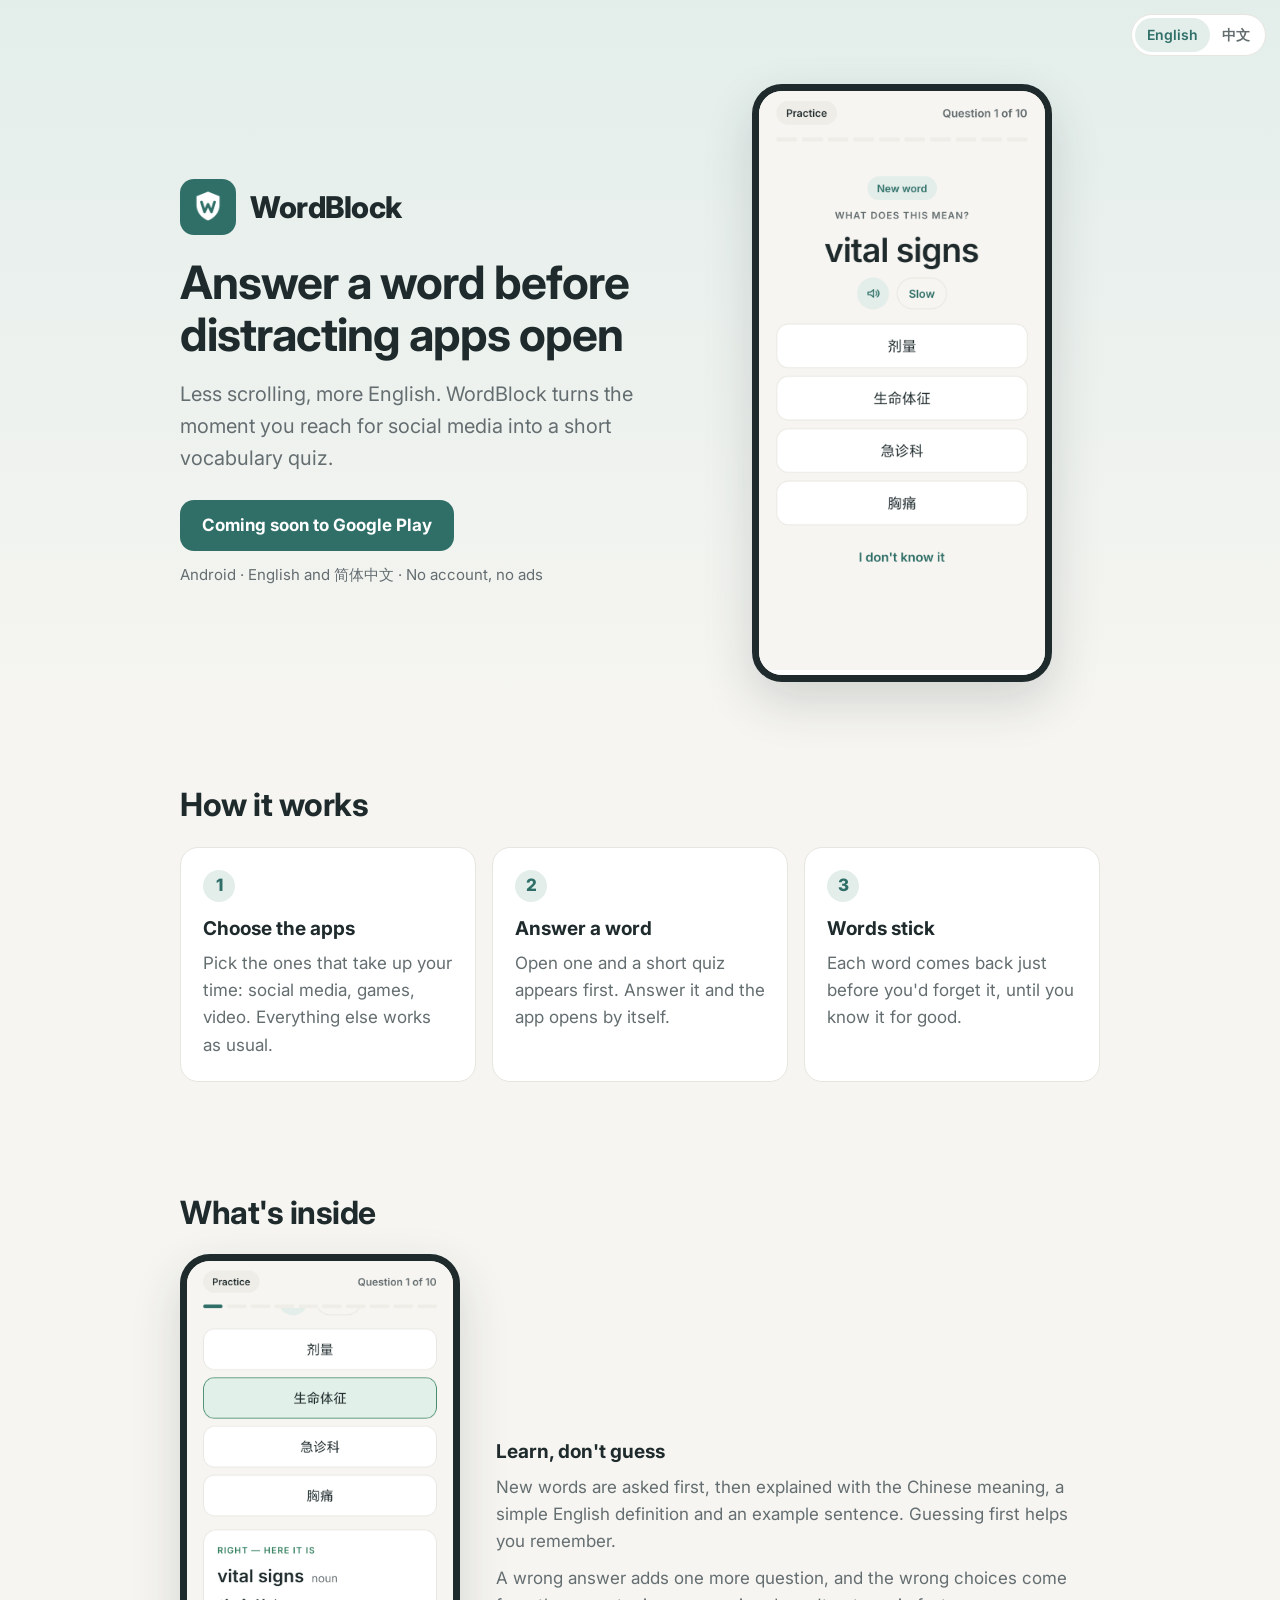
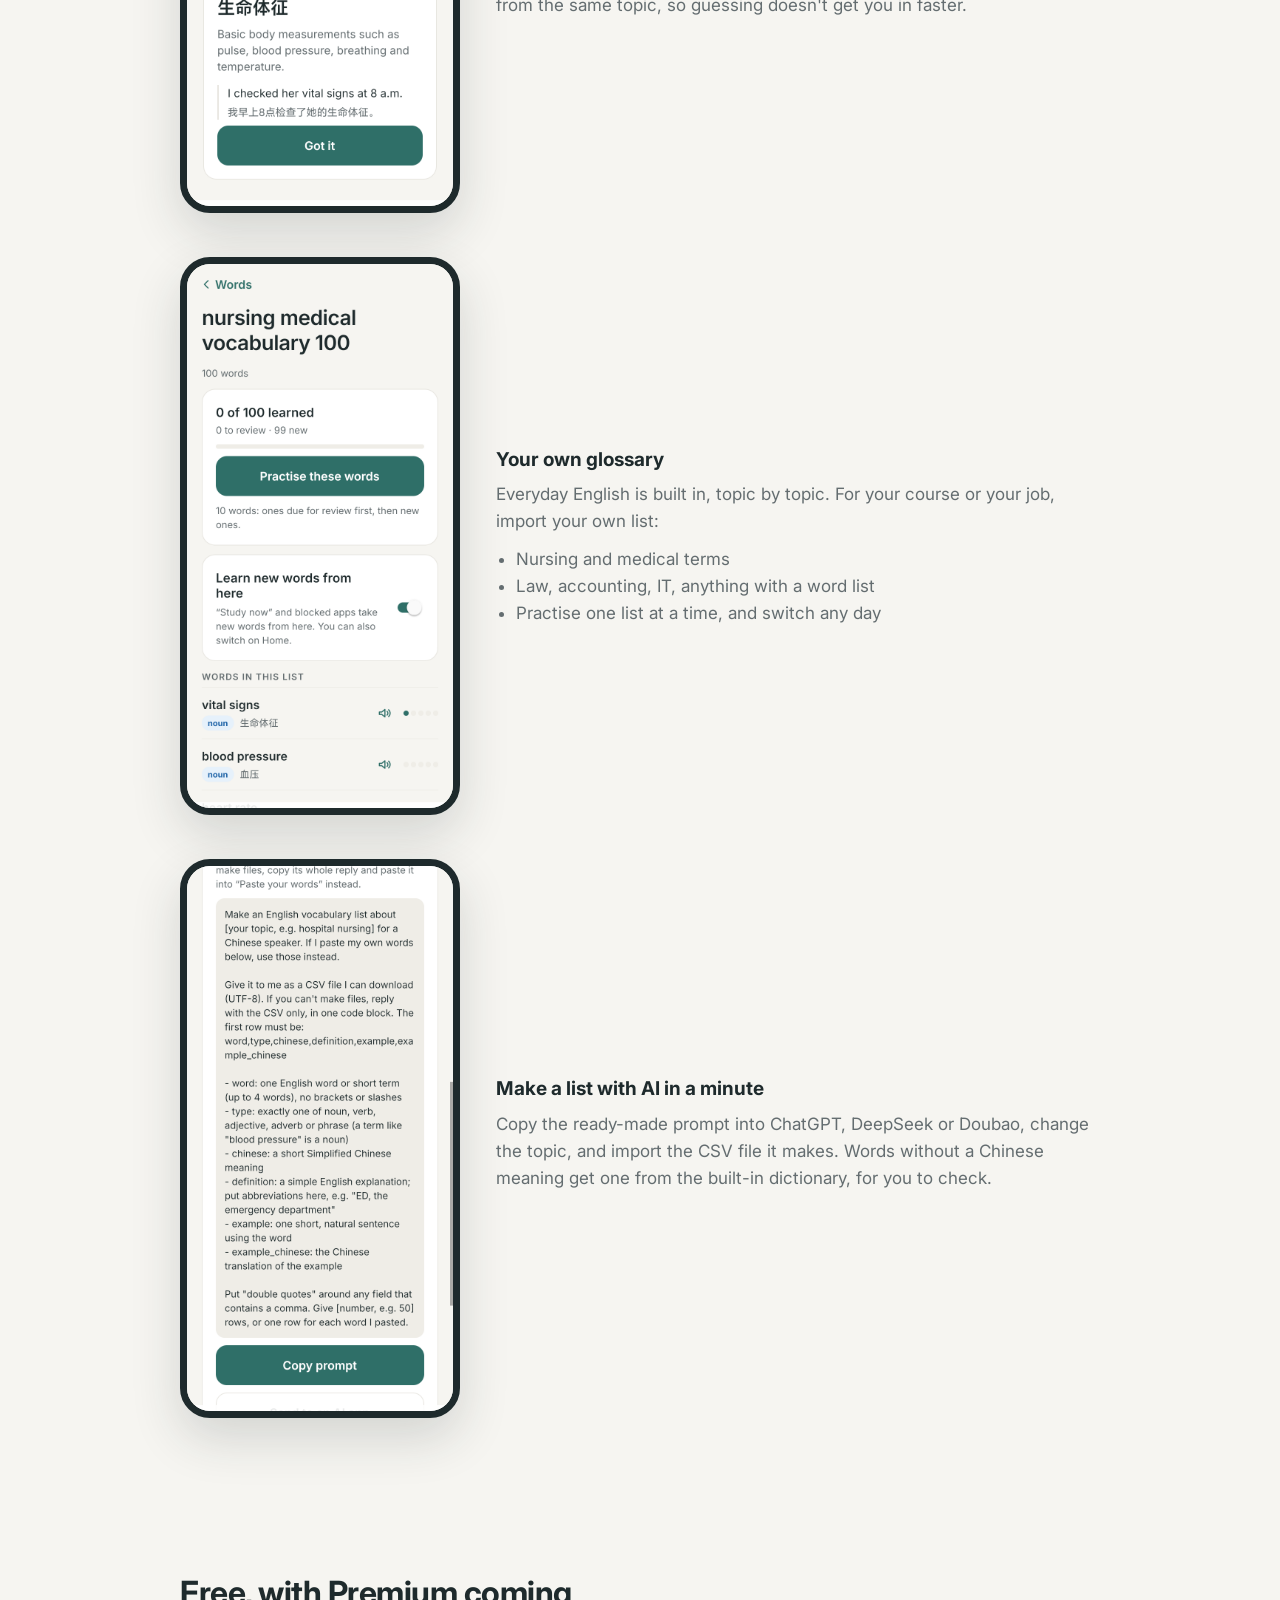
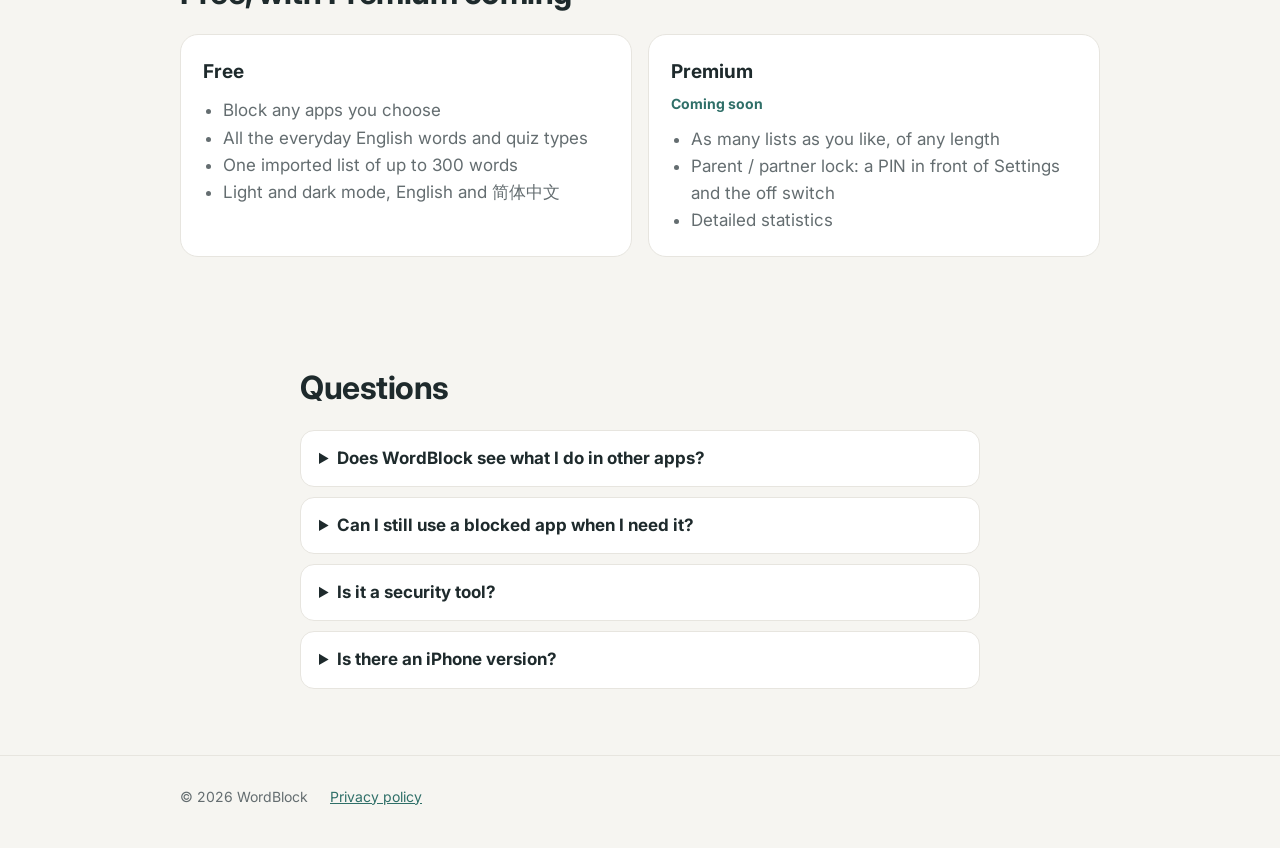
<file: index.html>
<!doctype html>
<html lang="en">
<head>
<meta charset="utf-8">
<meta name="viewport" content="width=device-width, initial-scale=1">
<title>WordBlock — answer a word before distracting apps open</title>
<meta name="description" content="WordBlock asks an English word before your chosen apps open: less scrolling, more vocabulary. Everyday English built in, or import your own list, such as a nursing or law glossary. Android, English and 简体中文.">
<meta property="og:title" content="WordBlock — answer a word before distracting apps open">
<meta property="og:description" content="An app blocker and a vocabulary trainer in one. Less scrolling, more English. For students and professionals.">
<meta property="og:image" content="img/og.png">
<meta property="og:type" content="website">
<link rel="icon" href="img/icon.png">
<link rel="apple-touch-icon" href="img/icon.png">
<link rel="preconnect" href="https://fonts.googleapis.com">
<link rel="preconnect" href="https://fonts.gstatic.com" crossorigin>
<link href="https://fonts.googleapis.com/css2?family=Inter:wght@400;600;700;800&display=swap" rel="stylesheet">
<link rel="stylesheet" href="style.css">
</head>
<body data-lang="en">

<div class="lang-switch" role="group" aria-label="Language">
  <button type="button" data-set-lang="en" aria-pressed="true">English</button>
  <button type="button" data-set-lang="zh" aria-pressed="false">中文</button>
</div>

<header class="hero">
  <div class="wrap">
    <div>
      <div class="brand"><img src="img/icon.png" alt=""><span>WordBlock</span></div>
      <h1 class="en">Answer a word before distracting apps open</h1>
      <h1 class="zh">打开分心应用前，先答一个单词</h1>
      <p class="lead en">Less scrolling, more English. WordBlock turns the moment you reach for social media into a short vocabulary quiz.</p>
      <p class="lead zh">少刷手机，多学英语。每次想打开社交应用时，WordBlock 先给你一个小小的单词测验。</p>
      <p class="badge en">Coming soon to Google Play</p>
      <p class="badge zh">即将登陆 Google Play</p>
      <p class="note en">Android · English and 简体中文 · No account, no ads</p>
      <p class="note zh">安卓 · 中英文界面 · 无需注册，没有广告</p>
    </div>
    <div>
      <div class="phone hero-shot en"><img src="img/en-quiz.png" alt="A WordBlock quiz: what does vital signs mean?"></div>
      <div class="phone hero-shot zh"><img src="img/zh-quiz.png" alt="WordBlock 测验：blood pressure 是什么意思？"></div>
    </div>
  </div>
</header>

<section>
  <div class="wrap">
    <h2 class="en">How it works</h2>
    <h2 class="zh">如何使用</h2>
    <div class="steps">
      <div class="card">
        <span class="num">1</span>
        <h3 class="en">Choose the apps</h3><h3 class="zh">选择应用</h3>
        <p class="en">Pick the ones that take up your time: social media, games, video. Everything else works as usual.</p>
        <p class="zh">选出最占用时间的应用：社交、游戏、视频。其他应用完全不受影响。</p>
      </div>
      <div class="card">
        <span class="num">2</span>
        <h3 class="en">Answer a word</h3><h3 class="zh">答一个单词</h3>
        <p class="en">Open one and a short quiz appears first. Answer it and the app opens by itself.</p>
        <p class="zh">打开这些应用时，先出现一个小测验。答完后应用会自动打开。</p>
      </div>
      <div class="card">
        <span class="num">3</span>
        <h3 class="en">Words stick</h3><h3 class="zh">单词记得牢</h3>
        <p class="en">Each word comes back just before you'd forget it, until you know it for good.</p>
        <p class="zh">每个单词都会在你快忘记的时候再出现，直到真正记住。</p>
      </div>
    </div>
  </div>
</section>

<section>
  <div class="wrap">
    <h2 class="en">What's inside</h2>
    <h2 class="zh">主要功能</h2>

    <div class="feature">
      <div class="phone en"><img src="img/en-card.png" alt="The word card after answering"></div>
      <div class="phone zh"><img src="img/zh-card.png" alt="答题后的单词卡"></div>
      <div>
        <h3 class="en">Learn, don't guess</h3><h3 class="zh">真正记住，而不是乱猜</h3>
        <p class="en">New words are asked first, then explained with the Chinese meaning, a simple English definition and an example sentence. Guessing first helps you remember.</p>
        <p class="zh">新单词先考你，再给你中文意思、简单的英文解释和例句。先猜一猜，反而记得更牢。</p>
        <p class="en">A wrong answer adds one more question, and the wrong choices come from the same topic, so guessing doesn't get you in faster.</p>
        <p class="zh">答错会多加一题，而且干扰选项来自同一个主题，乱猜只会更慢。</p>
      </div>
    </div>

    <div class="feature">
      <div class="phone en"><img src="img/en-list.png" alt="An imported nursing word list"></div>
      <div class="phone zh"><img src="img/zh-list.png" alt="导入的护理词表"></div>
      <div>
        <h3 class="en">Your own glossary</h3><h3 class="zh">你自己的词表</h3>
        <p class="en">Everyday English is built in, topic by topic. For your course or your job, import your own list:</p>
        <p class="zh">内置日常英语，按主题学习。课程或工作需要的词汇，可以导入自己的词表：</p>
        <ul class="en"><li>Nursing and medical terms</li><li>Law, accounting, IT, anything with a word list</li><li>Practise one list at a time, and switch any day</li></ul>
        <ul class="zh"><li>护理和医学术语</li><li>法律、会计、IT 等任何词汇表</li><li>一次练一个词表，随时可以切换</li></ul>
      </div>
    </div>

    <div class="feature">
      <div class="phone"><img src="img/en-import.png" alt="The ready-made AI prompt in the Import screen"></div>
      <div>
        <h3 class="en">Make a list with AI in a minute</h3><h3 class="zh">用 AI 一分钟做好词表</h3>
        <p class="en">Copy the ready-made prompt into ChatGPT, DeepSeek or Doubao, change the topic, and import the CSV file it makes. Words without a Chinese meaning get one from the built-in dictionary, for you to check.</p>
        <p class="zh">把现成的提示词复制到 ChatGPT、DeepSeek 或豆包，改成你的主题，再导入它生成的 CSV 文件。没有中文释义的单词会由内置词典补上，供你确认。</p>
      </div>
    </div>
  </div>
</section>

<section>
  <div class="wrap">
    <h2 class="en">Free, with Premium coming</h2>
    <h2 class="zh">免费使用，高级版即将推出</h2>
    <div class="plans">
      <div class="card">
        <h3 class="en">Free</h3><h3 class="zh">免费版</h3>
        <ul class="en"><li>Block any apps you choose</li><li>All the everyday English words and quiz types</li><li>One imported list of up to 300 words</li><li>Light and dark mode, English and 简体中文</li></ul>
        <ul class="zh"><li>锁住你选择的任何应用</li><li>所有日常英语单词和题型</li><li>1 个最多 300 词的导入词表</li><li>浅色和深色模式，中英文界面</li></ul>
      </div>
      <div class="card">
        <h3 class="en">Premium</h3><h3 class="zh">高级版</h3>
        <p class="soon en">Coming soon</p><p class="soon zh">即将推出</p>
        <ul class="en"><li>As many lists as you like, of any length</li><li>Parent / partner lock: a PIN in front of Settings and the off switch</li><li>Detailed statistics</li></ul>
        <ul class="zh"><li>想导入多少词表都可以，不限长度</li><li>家长／伴侣锁：用 PIN 码锁住设置和关闭开关</li><li>详细的学习统计</li></ul>
      </div>
    </div>
  </div>
</section>

<section>
  <div class="wrap narrow">
    <h2 class="en">Questions</h2>
    <h2 class="zh">常见问题</h2>
    <details class="en"><summary>Does WordBlock see what I do in other apps?</summary><p>No. It only checks which app is on screen, so it knows when to show a quiz. It never sees what you do inside an app, and nothing leaves your phone.</p></details>
    <details class="zh"><summary>WordBlock 能看到我在其他应用里做什么吗？</summary><p>不能。它只知道屏幕上是哪个应用，以便在需要时弹出测验。它看不到你在应用里的任何内容，也不会上传任何数据。</p></details>
    <details class="en"><summary>Can I still use a blocked app when I need it?</summary><p>Yes. Answer the quiz and it opens. You can also give yourself free minutes after a correct answer, or switch the guard off at any time.</p></details>
    <details class="zh"><summary>需要用被锁的应用时还能打开吗？</summary><p>可以。答完测验就能打开。你也可以设置答对后的自由时间，或随时关闭守护。</p></details>
    <details class="en"><summary>Is it a security tool?</summary><p>No, it's a nudge. A blocked app still opens if the guard is switched off or WordBlock is uninstalled. The parent / partner PIN makes switching it off a deliberate choice.</p></details>
    <details class="zh"><summary>它是安全防护工具吗？</summary><p>不是，它是一个提醒。关闭守护或卸载 WordBlock 后，被锁的应用照样能打开。家长／伴侣 PIN 码可以让关闭变成一个需要认真考虑的决定。</p></details>
    <details class="en"><summary>Is there an iPhone version?</summary><p>Not yet. WordBlock is Android only for now.</p></details>
    <details class="zh"><summary>有 iPhone 版吗？</summary><p>暂时没有，目前只支持安卓。</p></details>
  </div>
</section>

<footer>
  <div class="wrap">
    <span>© 2026 WordBlock</span>
    <a class="en" href="privacy.html">Privacy policy</a>
    <a class="zh" href="privacy.html">隐私政策</a>
  </div>
</footer>

<script>
  (function () {
    var buttons = document.querySelectorAll('[data-set-lang]');
    function setLang(lang) {
      document.body.dataset.lang = lang;
      document.documentElement.lang = lang === 'zh' ? 'zh-CN' : 'en';
      buttons.forEach(function (button) {
        button.setAttribute('aria-pressed', String(button.dataset.setLang === lang));
      });
      try { localStorage.setItem('wordblock-lang', lang); } catch (error) {}
    }
    buttons.forEach(function (button) {
      button.addEventListener('click', function () { setLang(button.dataset.setLang); });
    });
    var saved = null;
    try { saved = localStorage.getItem('wordblock-lang'); } catch (error) {}
    var browserIsChinese = (navigator.language || '').toLowerCase().indexOf('zh') === 0;
    setLang(saved || (browserIsChinese ? 'zh' : 'en'));
  })();
</script>
</body>
</html>
</file>
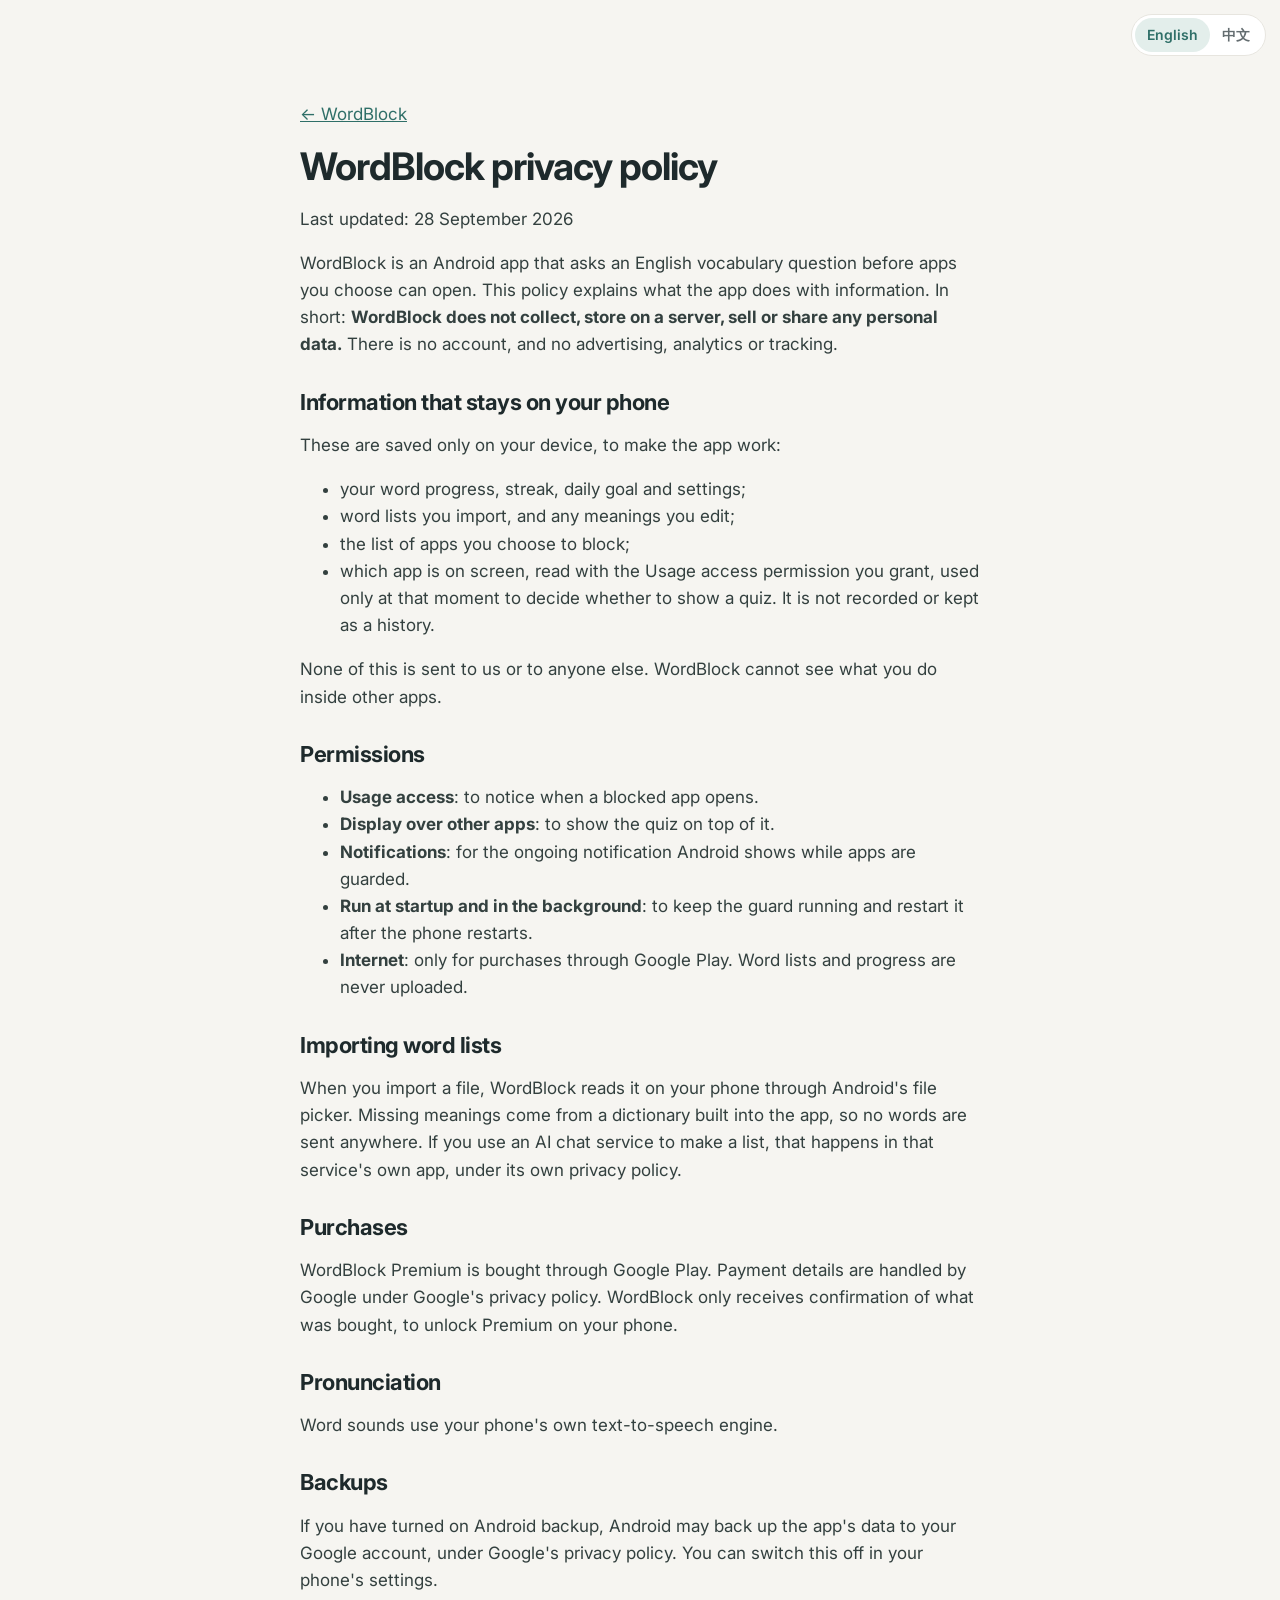
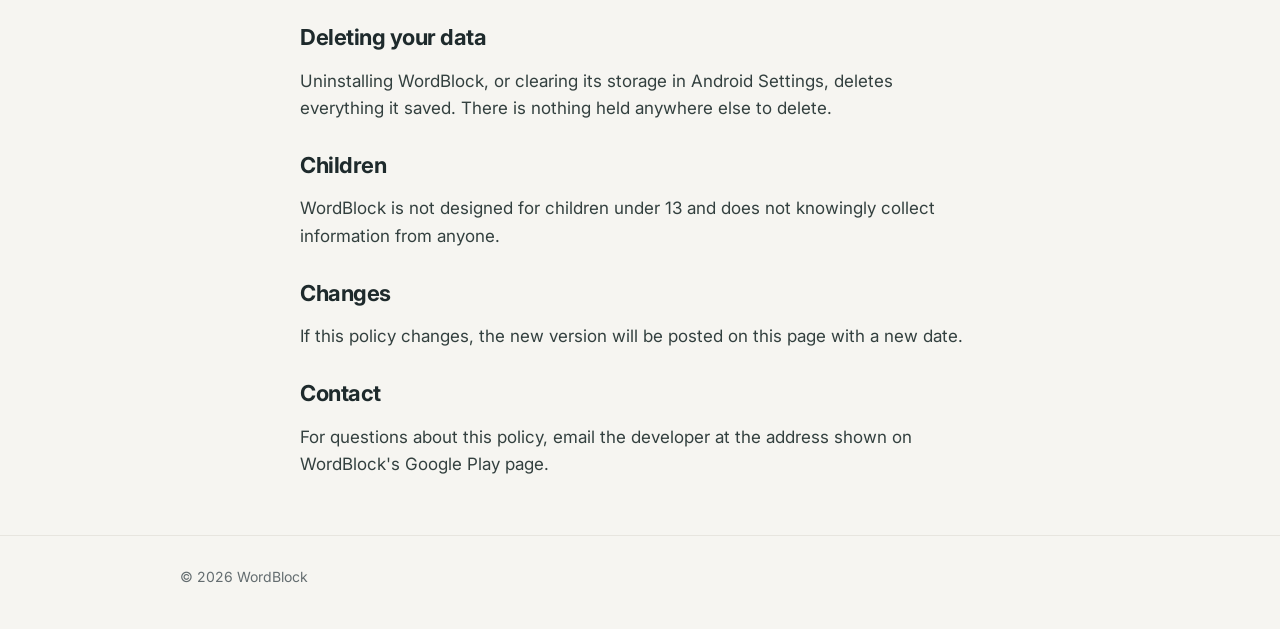
<file: privacy.html>
<!doctype html>
<html lang="en">
<head>
<meta charset="utf-8">
<meta name="viewport" content="width=device-width, initial-scale=1">
<title>WordBlock privacy policy</title>
<meta name="description" content="WordBlock does not collect or share personal data. Everything stays on your phone.">
<link rel="icon" href="img/icon.png">
<link rel="preconnect" href="https://fonts.googleapis.com">
<link rel="preconnect" href="https://fonts.gstatic.com" crossorigin>
<link href="https://fonts.googleapis.com/css2?family=Inter:wght@400;600;700;800&display=swap" rel="stylesheet">
<link rel="stylesheet" href="style.css">
</head>
<body data-lang="en">

<div class="lang-switch" role="group" aria-label="Language">
  <button type="button" data-set-lang="en" aria-pressed="true">English</button>
  <button type="button" data-set-lang="zh" aria-pressed="false">中文</button>
</div>

<main class="policy">
  <div class="wrap narrow">
    <p><a href="index.html">← WordBlock</a></p>

    <div class="en">
      <h1>WordBlock privacy policy</h1>
      <p>Last updated: 28 September 2026</p>
      <p>WordBlock is an Android app that asks an English vocabulary question before apps you choose can open. This policy explains what the app does with information. In short: <strong>WordBlock does not collect, store on a server, sell or share any personal data.</strong> There is no account, and no advertising, analytics or tracking.</p>

      <h2>Information that stays on your phone</h2>
      <p>These are saved only on your device, to make the app work:</p>
      <ul>
        <li>your word progress, streak, daily goal and settings;</li>
        <li>word lists you import, and any meanings you edit;</li>
        <li>the list of apps you choose to block;</li>
        <li>which app is on screen, read with the Usage access permission you grant, used only at that moment to decide whether to show a quiz. It is not recorded or kept as a history.</li>
      </ul>
      <p>None of this is sent to us or to anyone else. WordBlock cannot see what you do inside other apps.</p>

      <h2>Permissions</h2>
      <ul>
        <li><strong>Usage access</strong>: to notice when a blocked app opens.</li>
        <li><strong>Display over other apps</strong>: to show the quiz on top of it.</li>
        <li><strong>Notifications</strong>: for the ongoing notification Android shows while apps are guarded.</li>
        <li><strong>Run at startup and in the background</strong>: to keep the guard running and restart it after the phone restarts.</li>
        <li><strong>Internet</strong>: only for purchases through Google Play. Word lists and progress are never uploaded.</li>
      </ul>

      <h2>Importing word lists</h2>
      <p>When you import a file, WordBlock reads it on your phone through Android's file picker. Missing meanings come from a dictionary built into the app, so no words are sent anywhere. If you use an AI chat service to make a list, that happens in that service's own app, under its own privacy policy.</p>

      <h2>Purchases</h2>
      <p>WordBlock Premium is bought through Google Play. Payment details are handled by Google under Google's privacy policy. WordBlock only receives confirmation of what was bought, to unlock Premium on your phone.</p>

      <h2>Pronunciation</h2>
      <p>Word sounds use your phone's own text-to-speech engine.</p>

      <h2>Backups</h2>
      <p>If you have turned on Android backup, Android may back up the app's data to your Google account, under Google's privacy policy. You can switch this off in your phone's settings.</p>

      <h2>Deleting your data</h2>
      <p>Uninstalling WordBlock, or clearing its storage in Android Settings, deletes everything it saved. There is nothing held anywhere else to delete.</p>

      <h2>Children</h2>
      <p>WordBlock is not designed for children under 13 and does not knowingly collect information from anyone.</p>

      <h2>Changes</h2>
      <p>If this policy changes, the new version will be posted on this page with a new date.</p>

      <h2>Contact</h2>
      <p>For questions about this policy, email the developer at the address shown on WordBlock's Google Play page.</p>
    </div>

    <div class="zh">
      <h1>WordBlock 隐私政策</h1>
      <p>最后更新：2026 年 9 月 28 日</p>
      <p>WordBlock 是一款安卓应用，在你选择的应用打开之前先出一道英语单词题。本政策说明应用如何处理信息。简单来说：<strong>WordBlock 不收集、不在服务器上存储、不出售也不分享任何个人数据。</strong>无需注册账号，没有广告、数据分析或追踪。</p>

      <h2>只保存在你手机上的信息</h2>
      <p>以下信息只保存在你的设备上，用于让应用正常运行：</p>
      <ul>
        <li>你的单词进度、连续天数、每日目标和设置；</li>
        <li>你导入的词表，以及你修改过的释义；</li>
        <li>你选择要锁住的应用列表；</li>
        <li>当前在屏幕上的是哪个应用（通过你授予的“使用情况访问权限”读取），仅在当下用于判断是否需要弹出测验，不会被记录或保存为历史。</li>
      </ul>
      <p>这些信息都不会发送给我们或任何其他人。WordBlock 无法看到你在其他应用里做什么。</p>

      <h2>权限</h2>
      <ul>
        <li><strong>使用情况访问权限</strong>：用于发现被锁的应用何时打开。</li>
        <li><strong>显示在其他应用上层</strong>：用于在其上方显示测验。</li>
        <li><strong>通知</strong>：守护运行时，安卓会显示一条常驻通知。</li>
        <li><strong>开机启动和后台运行</strong>：保持守护运行，并在手机重启后自动恢复。</li>
        <li><strong>网络</strong>：仅用于通过 Google Play 购买。词表和学习进度绝不会上传。</li>
      </ul>

      <h2>导入词表</h2>
      <p>导入文件时，WordBlock 通过安卓的文件选择器在你的手机上读取文件。缺少的释义来自应用内置的词典，不会把任何单词发送出去。如果你使用 AI 聊天服务来制作词表，那是在该服务自己的应用里进行，受其隐私政策约束。</p>

      <h2>购买</h2>
      <p>WordBlock 高级版通过 Google Play 购买。付款信息由 Google 按照其隐私政策处理。WordBlock 只会收到购买确认，用于在你的手机上解锁高级版。</p>

      <h2>发音</h2>
      <p>单词发音使用你手机自带的文字转语音引擎。</p>

      <h2>备份</h2>
      <p>如果你开启了安卓备份，安卓可能会按照 Google 的隐私政策将应用数据备份到你的 Google 账号。你可以在手机设置中关闭。</p>

      <h2>删除数据</h2>
      <p>卸载 WordBlock，或在安卓设置中清除其存储空间，就会删除它保存的所有内容。其他地方没有任何需要删除的数据。</p>

      <h2>儿童</h2>
      <p>WordBlock 并非为 13 岁以下儿童设计，也不会有意收集任何人的信息。</p>

      <h2>变更</h2>
      <p>如果本政策有变更，新版本会发布在此页面并更新日期。</p>

      <h2>联系方式</h2>
      <p>如对本政策有疑问，请发送邮件至 WordBlock 在 Google Play 页面上显示的开发者邮箱。</p>
    </div>
  </div>
</main>

<footer>
  <div class="wrap"><span>© 2026 WordBlock</span></div>
</footer>

<script>
  (function () {
    var buttons = document.querySelectorAll('[data-set-lang]');
    function setLang(lang) {
      document.body.dataset.lang = lang;
      document.documentElement.lang = lang === 'zh' ? 'zh-CN' : 'en';
      buttons.forEach(function (button) {
        button.setAttribute('aria-pressed', String(button.dataset.setLang === lang));
      });
      try { localStorage.setItem('wordblock-lang', lang); } catch (error) {}
    }
    buttons.forEach(function (button) {
      button.addEventListener('click', function () { setLang(button.dataset.setLang); });
    });
    var saved = null;
    try { saved = localStorage.getItem('wordblock-lang'); } catch (error) {}
    var browserIsChinese = (navigator.language || '').toLowerCase().indexOf('zh') === 0;
    setLang(saved || (browserIsChinese ? 'zh' : 'en'));
  })();
</script>
</body>
</html>
</file>
<file: style.css>
:root {
  --bg: #F6F5F1;
  --surface: #FFFFFF;
  --ink: #1E2A2C;
  --muted: #646D70;
  --line: #E7E5DF;
  --accent: #2F6F68;
  --tint: #E3EEEB;
}

* { box-sizing: border-box; }
html { -webkit-text-size-adjust: 100%; }
body {
  margin: 0;
  background: var(--bg);
  color: var(--ink);
  font-family: 'Inter', 'PingFang SC', 'Microsoft YaHei', sans-serif;
  font-size: 17px;
  line-height: 1.6;
}
img { max-width: 100%; display: block; }
a { color: var(--accent); }

/* Only the chosen language shows */
body[data-lang="en"] .zh, body[data-lang="zh"] .en { display: none !important; }

.wrap { max-width: 960px; margin: 0 auto; padding: 0 20px; }
.narrow { max-width: 720px; }

.lang-switch {
  position: fixed; top: 14px; right: 14px; z-index: 10;
  display: flex; background: var(--surface); border: 1px solid var(--line); border-radius: 999px; padding: 3px;
}
.lang-switch button {
  border: 0; background: none; font: inherit; font-size: 14px; font-weight: 600; color: var(--muted);
  padding: 6px 12px; border-radius: 999px; cursor: pointer;
}
.lang-switch button[aria-pressed="true"] { background: var(--tint); color: var(--accent); }

/* Hero */
.hero { background: linear-gradient(180deg, var(--tint) 0%, var(--bg) 100%); padding: 84px 0 48px; }
.hero .wrap { display: grid; grid-template-columns: 1.1fr 0.9fr; gap: 40px; align-items: center; }
.brand { display: flex; align-items: center; gap: 14px; margin-bottom: 22px; }
.brand img { width: 56px; height: 56px; border-radius: 14px; }
.brand span { font-size: 30px; font-weight: 800; letter-spacing: -0.5px; }
h1 { font-size: 46px; line-height: 1.12; letter-spacing: -1px; margin: 0 0 18px; }
.lead { font-size: 20px; color: var(--muted); margin: 0 0 26px; }
.badge {
  display: inline-block; background: var(--accent); color: #fff; font-weight: 700;
  padding: 12px 22px; border-radius: 14px; margin: 0 0 12px;
}
.note { font-size: 15px; color: var(--muted); margin: 0; }
/* A phone screen with the status and navigation bars cropped off (64 px at the top of 720 x 1600, and the bottom 100 px) */
.phone {
  aspect-ratio: 720 / 1436; overflow: hidden; background: var(--bg);
  border: 7px solid var(--ink); border-radius: 30px; box-shadow: 0 20px 50px rgba(30, 42, 44, 0.16);
}
.phone img { width: 100%; margin-top: -8.9%; }
.hero-shot { max-width: 300px; margin: 0 auto; }

section { padding: 56px 0; }
h2 { font-size: 32px; line-height: 1.2; letter-spacing: -0.5px; margin: 0 0 22px; }
h3 { font-size: 19px; margin: 0 0 6px; }

.steps { display: grid; grid-template-columns: repeat(3, 1fr); gap: 16px; }
.card { background: var(--surface); border: 1px solid var(--line); border-radius: 18px; padding: 22px; }
.card p { margin: 0; color: var(--muted); }
.num {
  display: inline-flex; width: 32px; height: 32px; border-radius: 50%; align-items: center; justify-content: center;
  background: var(--tint); color: var(--accent); font-weight: 800; margin-bottom: 12px;
}

.feature { display: grid; grid-template-columns: 280px 1fr; gap: 36px; align-items: center; margin-bottom: 44px; }
.feature .phone { max-width: 280px; }
.feature p { color: var(--muted); margin: 0 0 10px; }
.feature ul { margin: 0; padding-left: 20px; color: var(--muted); }

.plans { display: grid; grid-template-columns: 1fr 1fr; gap: 16px; }
.plans ul { margin: 10px 0 0; padding-left: 20px; color: var(--muted); }
.plans .soon { font-size: 14px; font-weight: 700; color: var(--accent); }

details { background: var(--surface); border: 1px solid var(--line); border-radius: 14px; padding: 14px 18px; margin-bottom: 10px; }
summary { font-weight: 700; cursor: pointer; }
details p { color: var(--muted); margin: 10px 0 0; }

footer { border-top: 1px solid var(--line); padding: 30px 0 40px; font-size: 14px; color: var(--muted); }
footer .wrap { display: flex; flex-wrap: wrap; gap: 8px 22px; }

/* Privacy policy */
.policy { padding: 84px 0 40px; }
.policy h1 { font-size: 38px; }
.policy h2 { font-size: 22px; margin: 30px 0 8px; }
.policy p, .policy li { color: #33403f; }

@media (max-width: 760px) {
  body { font-size: 16px; }
  .hero { padding-top: 70px; }
  .hero .wrap, .feature, .plans { grid-template-columns: 1fr; }
  .steps { grid-template-columns: 1fr; }
  h1 { font-size: 34px; }
  h2 { font-size: 26px; }
  .feature .phone { max-width: 260px; margin: 0 auto; }
  .hero-shot { max-width: 250px; }
}
</file>
